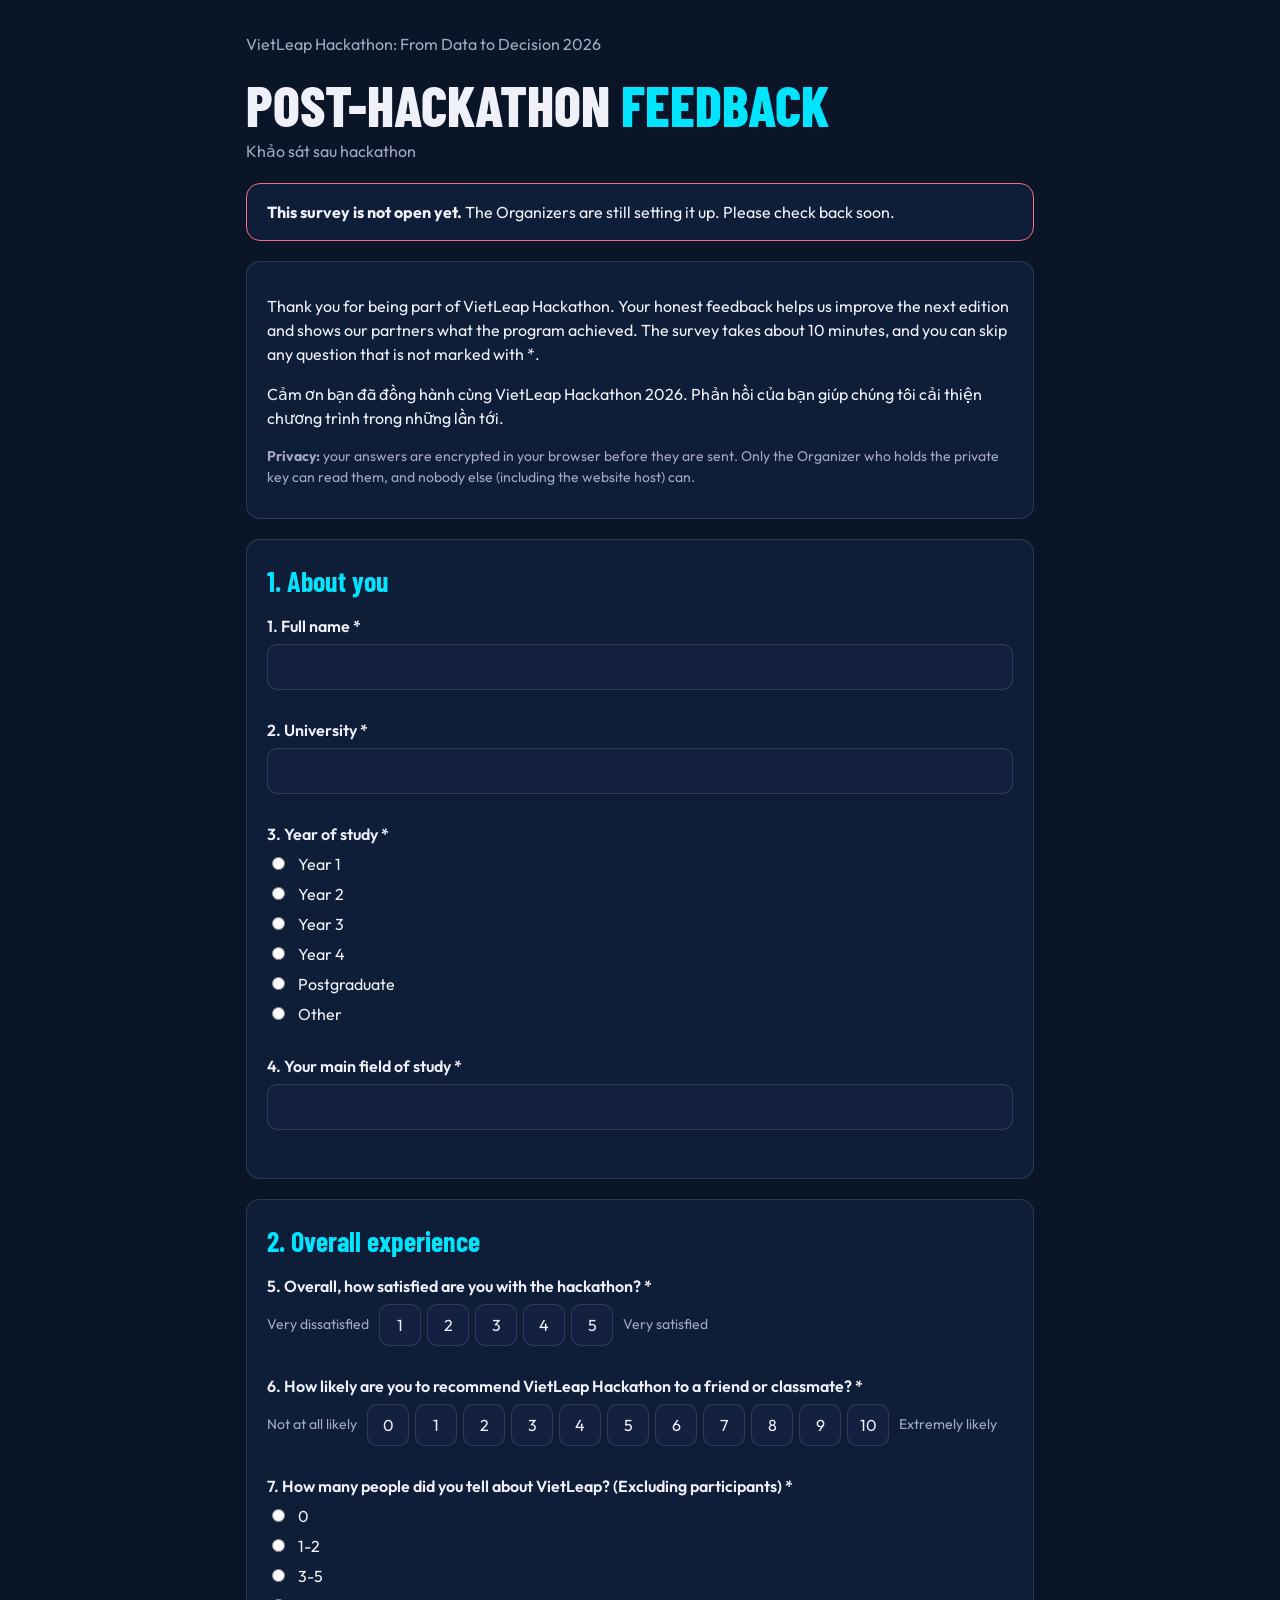
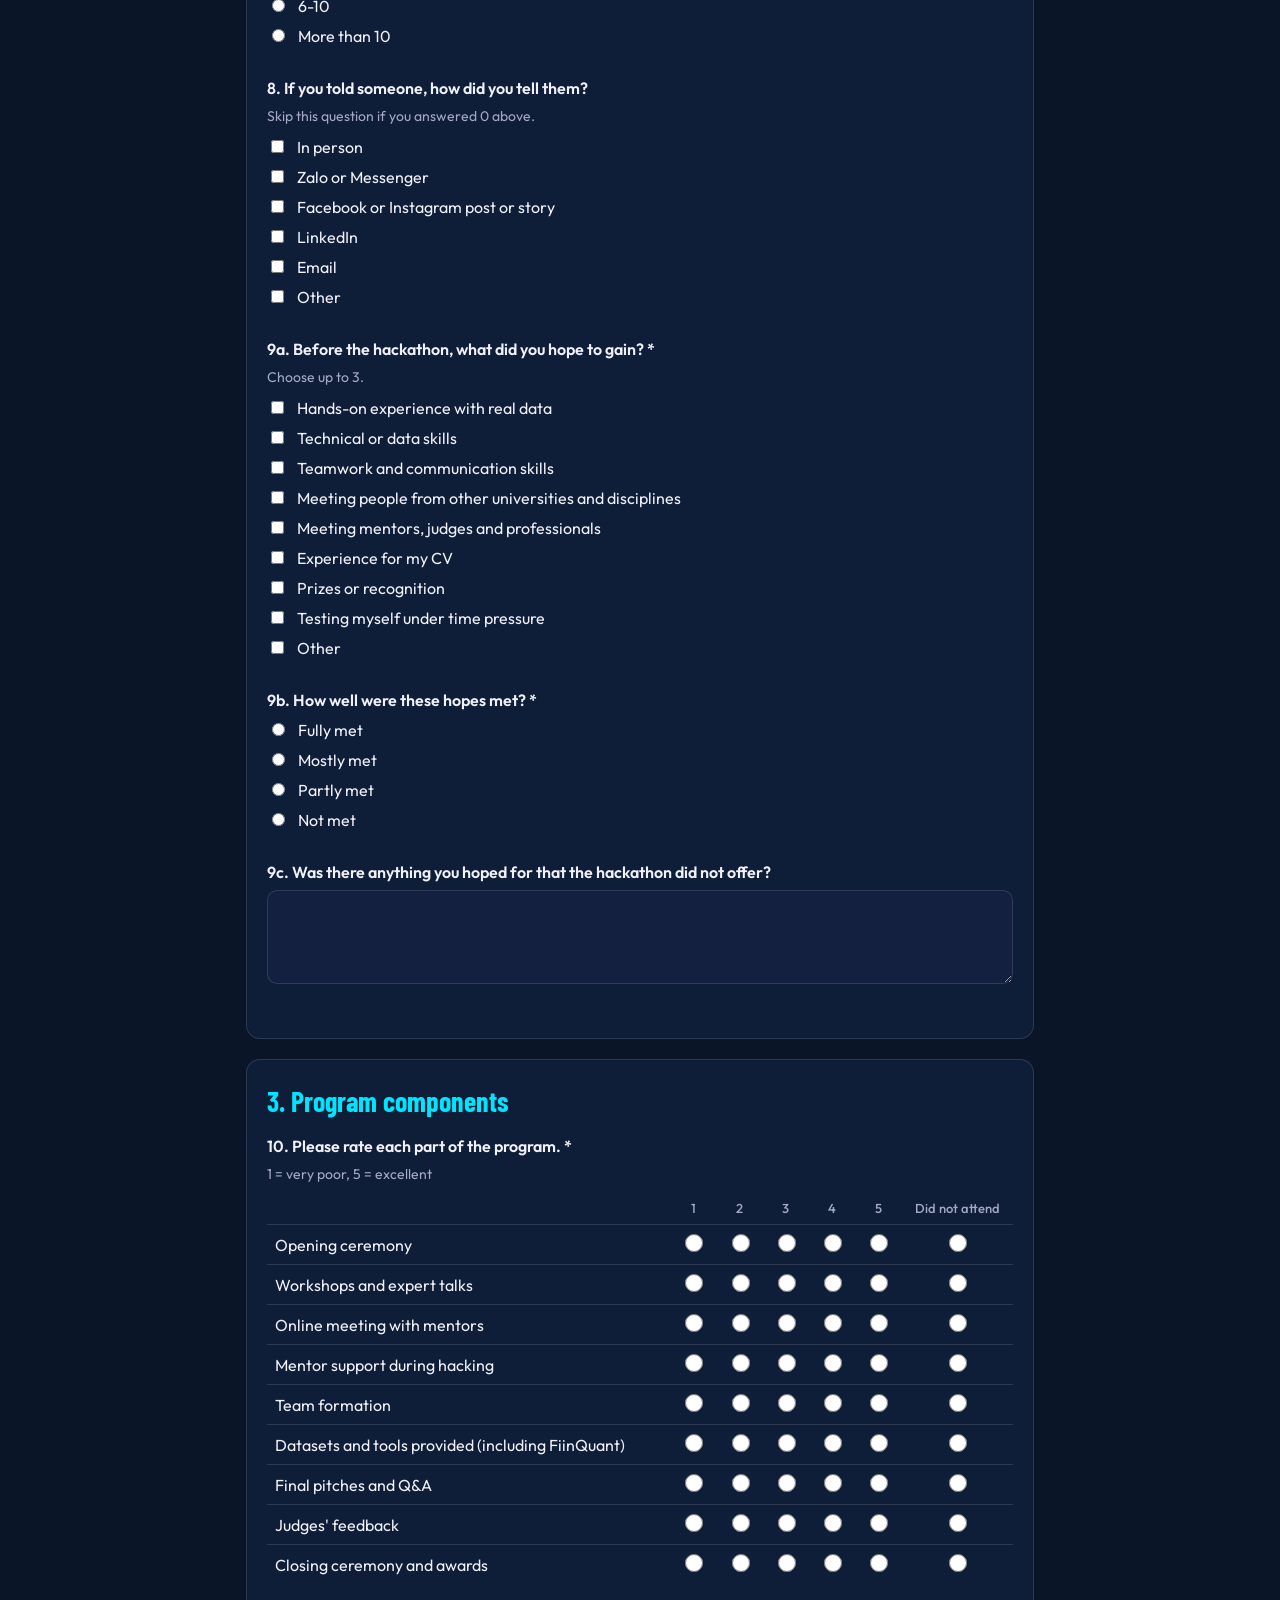
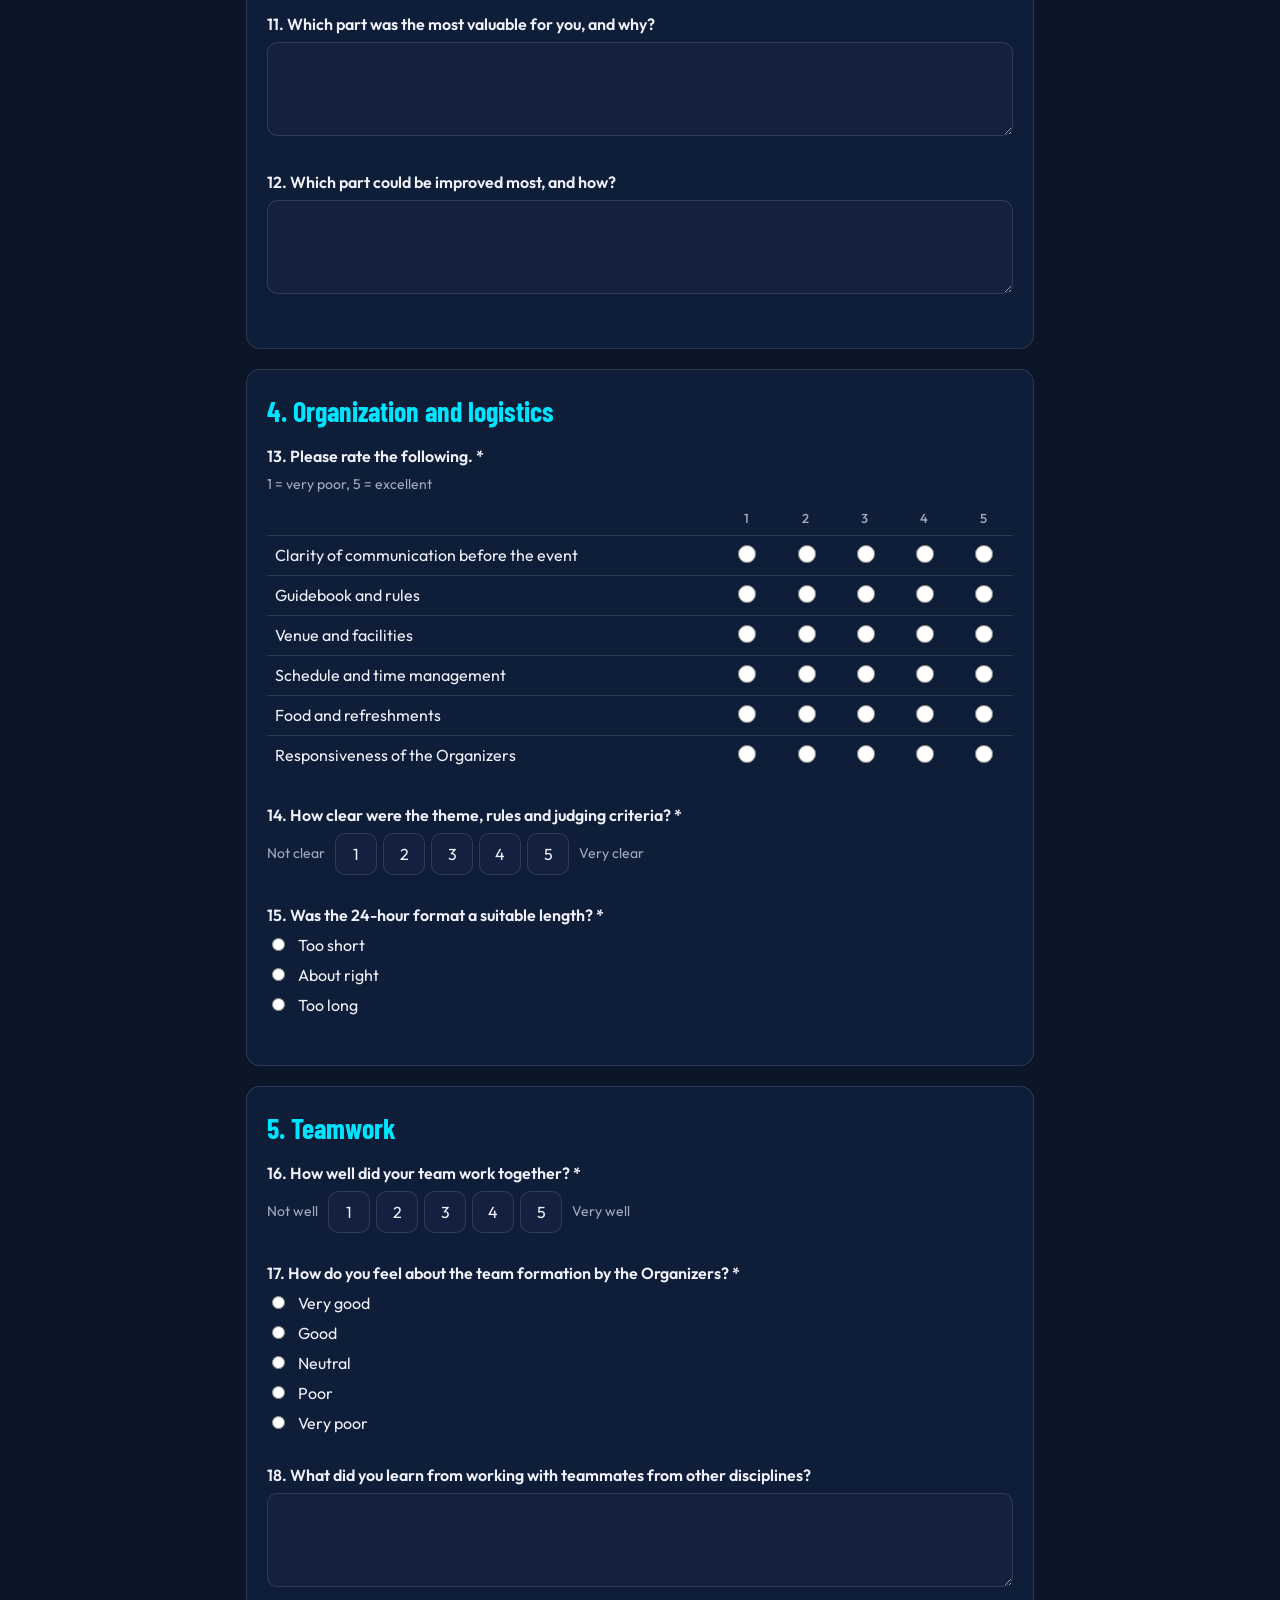
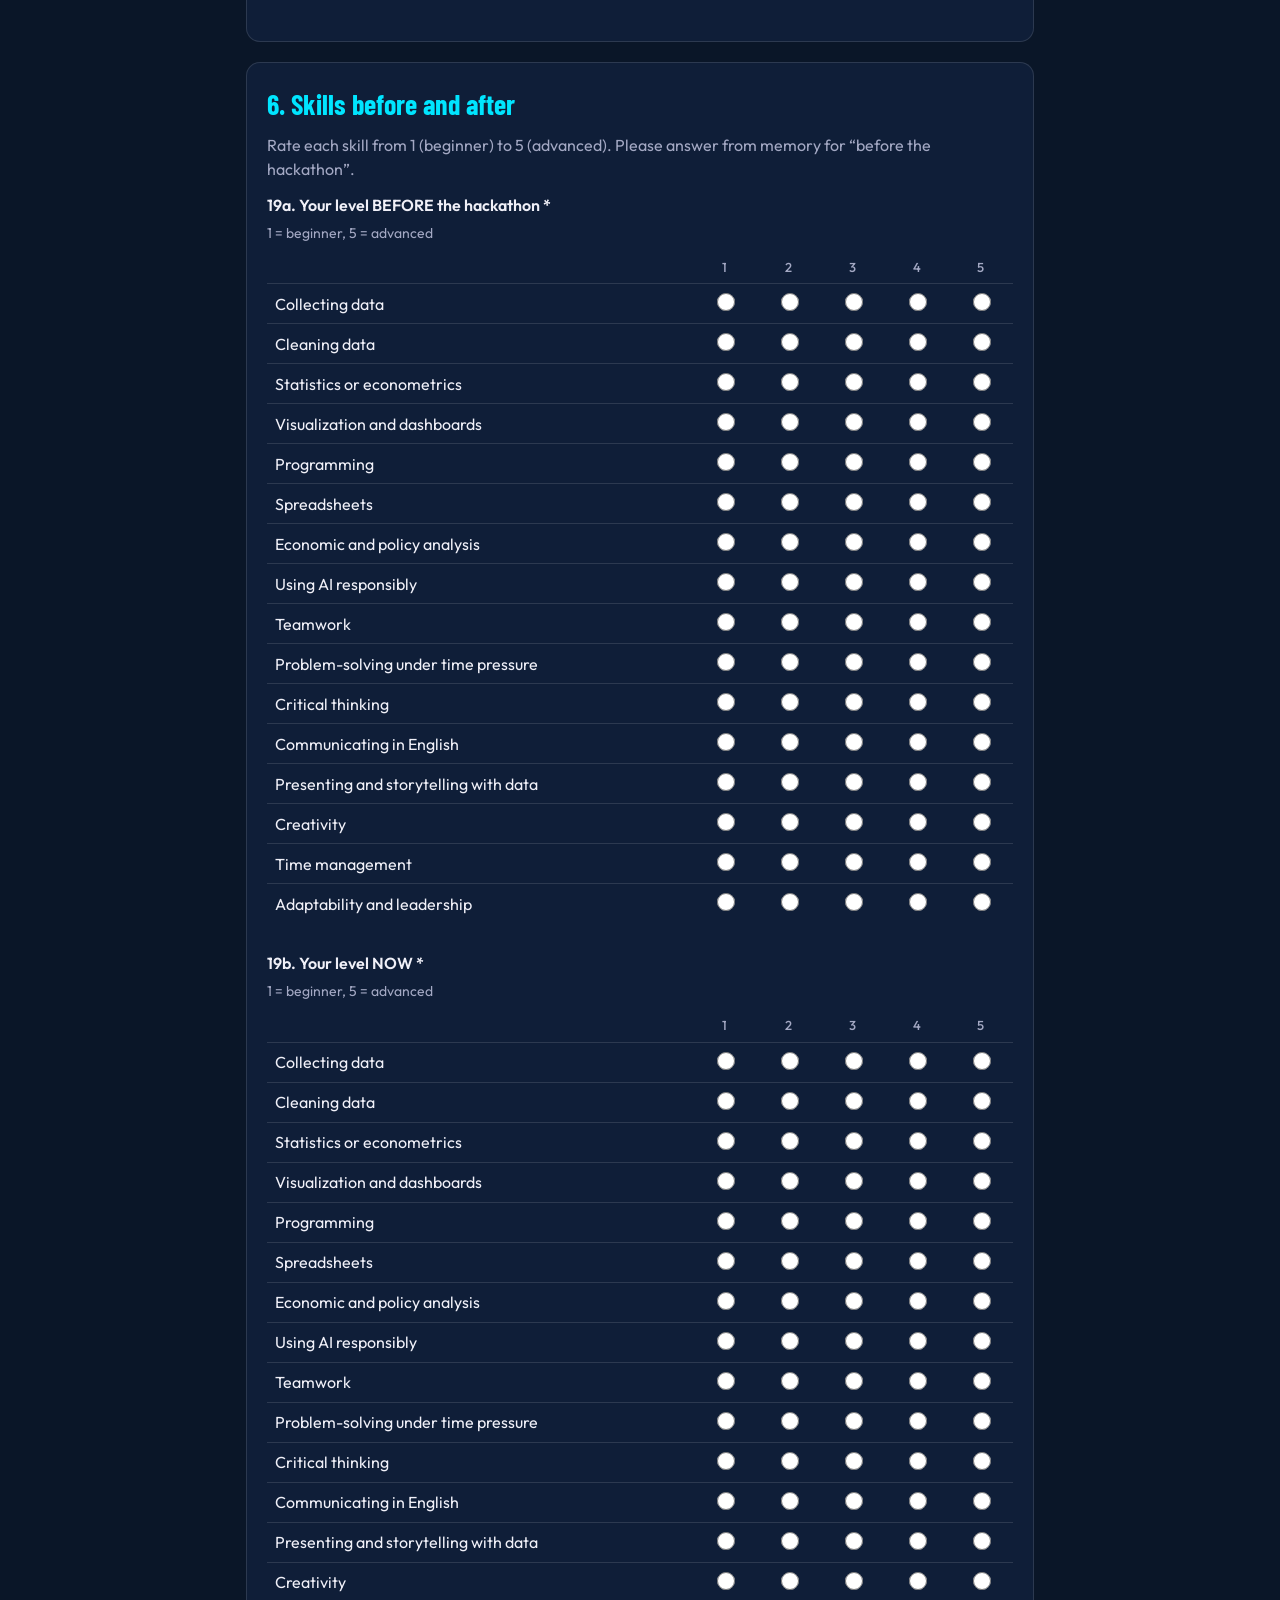
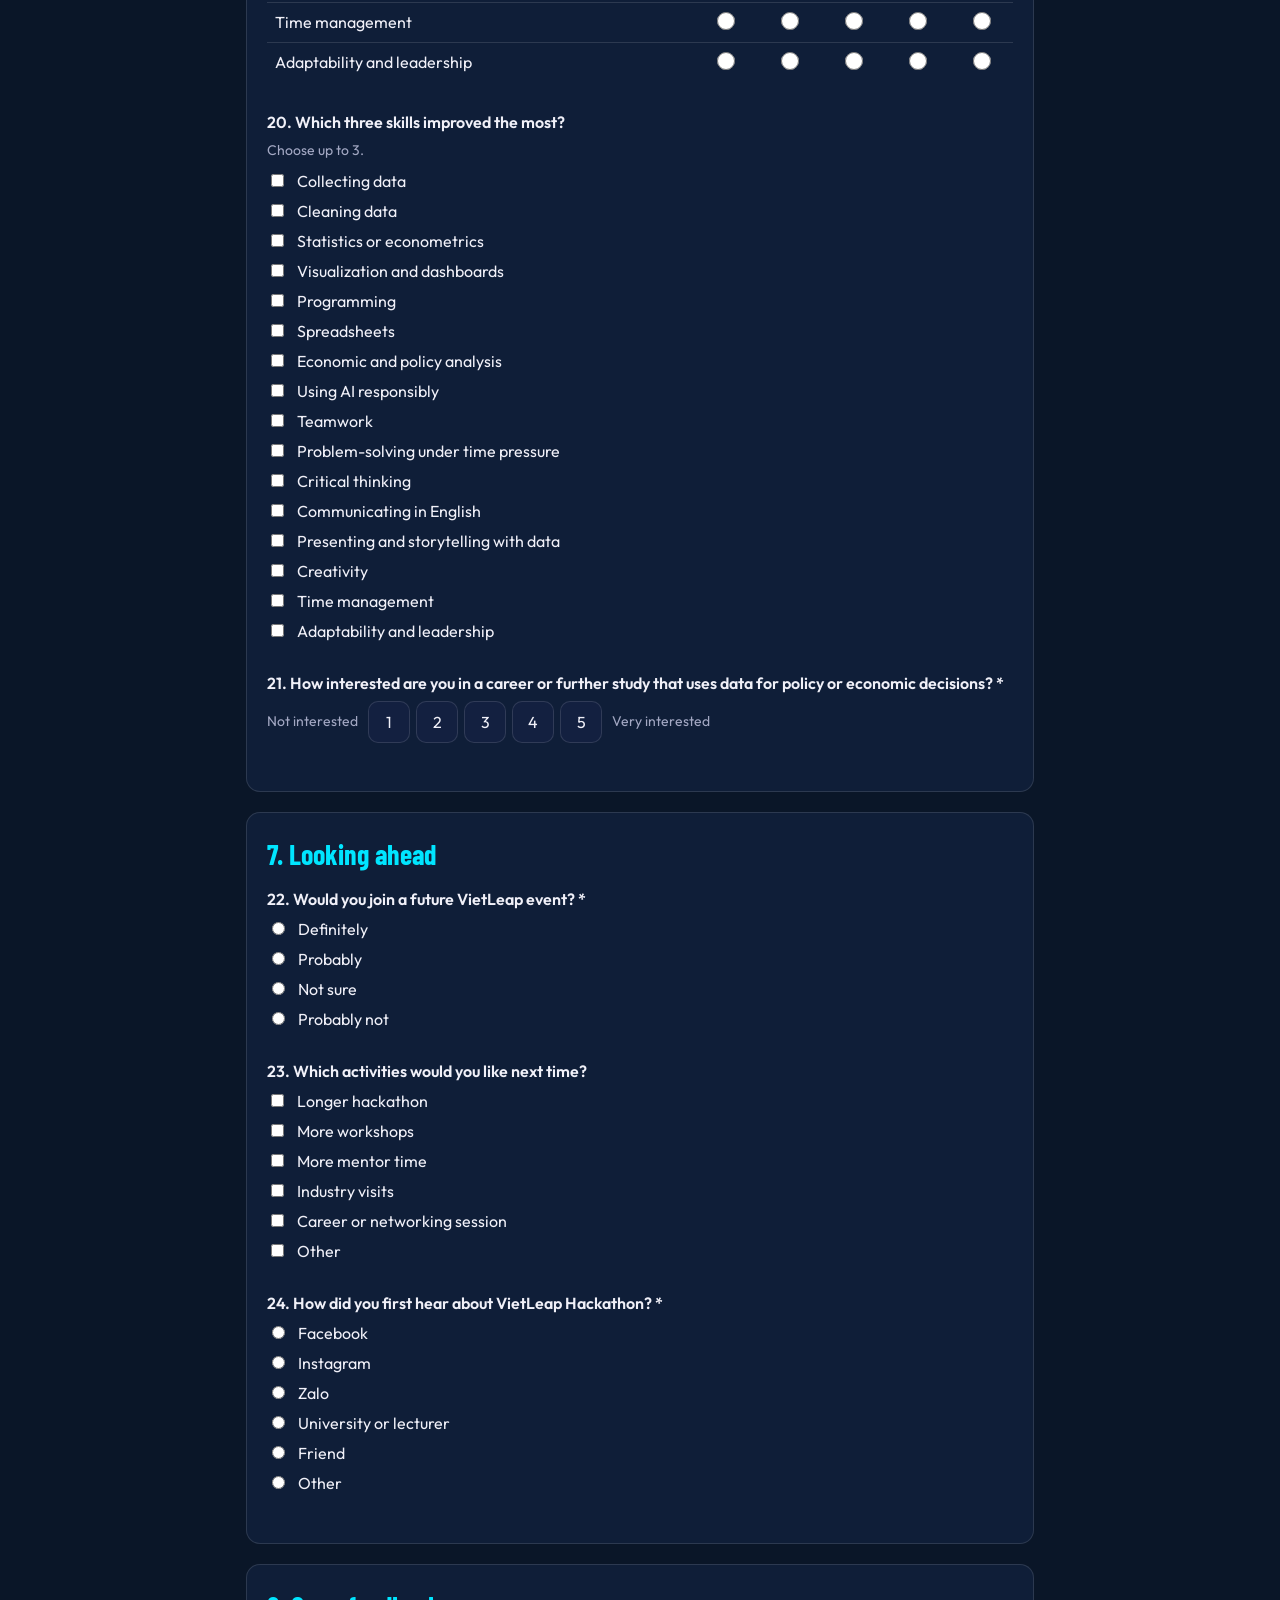
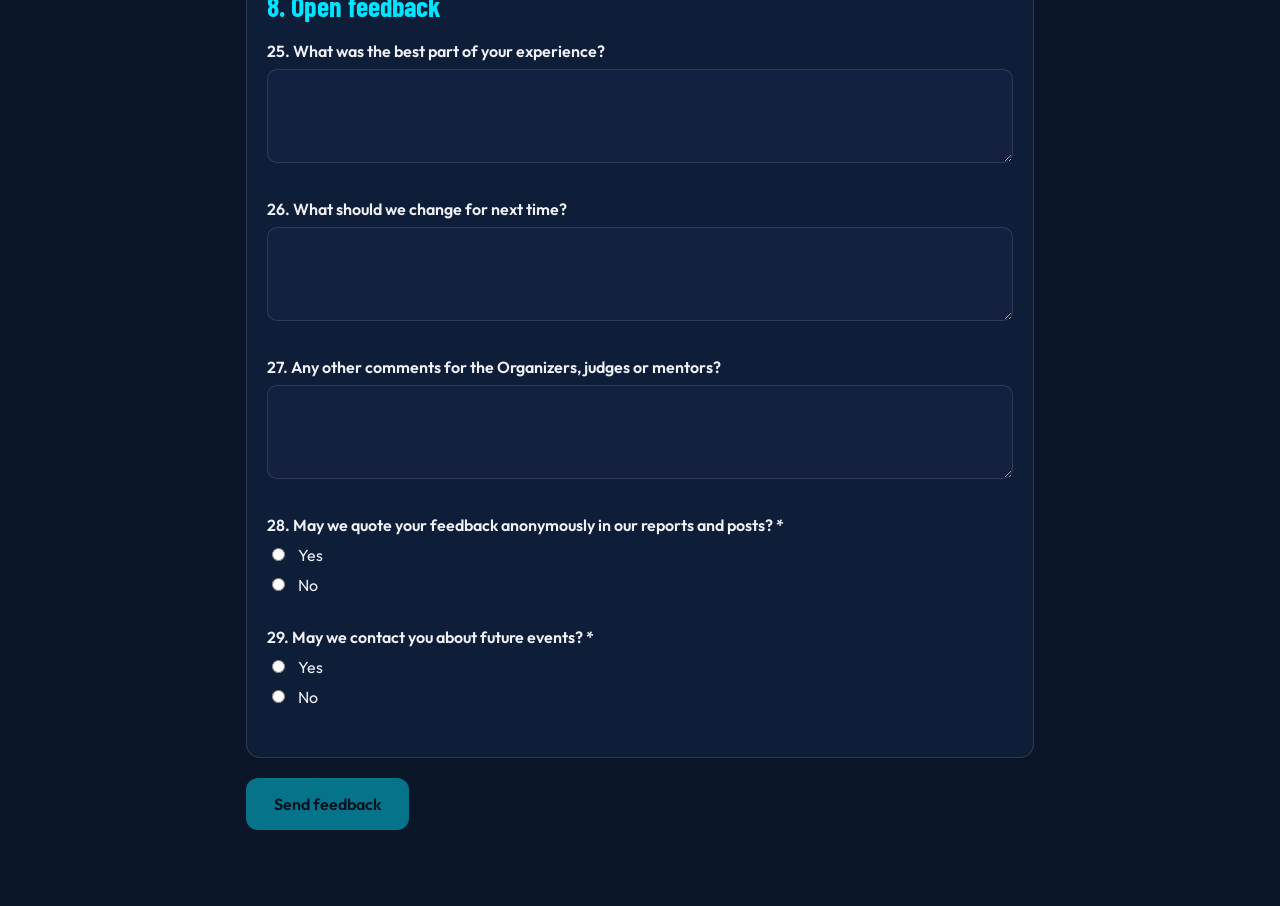
<file: public/feedback/index.html>
<!doctype html>
<html lang="en">
<head>
<meta charset="utf-8">
<meta name="viewport" content="width=device-width, initial-scale=1">
<meta name="robots" content="noindex, nofollow">
<title>VietLeap Hackathon 2026: Feedback Survey</title>
<link rel="preconnect" href="https://fonts.googleapis.com">
<link href="https://fonts.googleapis.com/css2?family=Barlow+Condensed:wght@600;700;800&family=Outfit:wght@300;400;500;600&display=swap" rel="stylesheet">
<style>
:root{--ground:#0a1628;--surface:#0f1e38;--panel:#132040;--line:rgba(255,255,255,.12);--text:#f0f0f8;--muted:#a3a8c3;--neon:#00e5ff;--electric:#5b4fff;--hot:#ff6b8b}
*{box-sizing:border-box}
body{margin:0;background:var(--ground);color:var(--text);font-family:'Outfit',system-ui,sans-serif;line-height:1.5}
.wrap{max-width:820px;margin:0 auto;padding:32px 16px 64px}
header h1{font-family:'Barlow Condensed',sans-serif;font-weight:800;font-size:clamp(34px,7vw,56px);line-height:1.05;margin:8px 0 4px;text-transform:uppercase}
header h1 span{color:var(--neon)}
.sub{color:var(--muted);margin:0 0 20px}
.intro,.notice{background:var(--surface);border:1px solid var(--line);border-radius:14px;padding:16px 20px;margin:0 0 20px}
.notice{border-color:var(--hot)}
.sec{background:var(--surface);border:1px solid var(--line);border-radius:14px;padding:20px;margin:0 0 20px}
.sec h2{font-family:'Barlow Condensed',sans-serif;font-size:28px;margin:0 0 12px;color:var(--neon)}
.secdesc{color:var(--muted);margin:-4px 0 12px}
fieldset.q{border:0;margin:0 0 22px;padding:0;min-width:0}
fieldset.q.bad legend{color:var(--hot)}
legend{font-weight:600;padding:0;margin-bottom:6px}
.help{color:var(--muted);font-size:14px;margin:0 0 8px}
.err{color:var(--hot);font-size:14px;margin:6px 0 0;min-height:0}
input[type=text],textarea{width:100%;background:var(--panel);color:var(--text);border:1px solid var(--line);border-radius:10px;padding:10px 12px;font:inherit}
input[type=text]:focus,textarea:focus{outline:2px solid var(--neon);outline-offset:1px}
.opts{display:flex;flex-direction:column;gap:6px}
.opt{display:flex;gap:10px;align-items:flex-start;cursor:pointer}
.opt input{margin-top:5px;accent-color:var(--neon)}
.scale{display:flex;align-items:center;gap:10px;flex-wrap:wrap}
.scale .end{color:var(--muted);font-size:14px}
.nums{display:flex;gap:6px;flex-wrap:wrap}
.num{display:block;position:relative}
.num input{position:absolute;opacity:0;inset:0;cursor:pointer}
.num span{display:inline-block;min-width:42px;text-align:center;padding:8px 10px;border:1px solid var(--line);border-radius:10px;background:var(--panel)}
.num input:checked+span{background:var(--neon);color:#001018;border-color:var(--neon);font-weight:600}
.num input:focus-visible+span{outline:2px solid #fff}
.gridwrap{overflow-x:auto}
table.grid{border-collapse:collapse;min-width:100%}
.grid th{font-weight:500;color:var(--muted);font-size:13px;padding:6px 8px;text-align:center;white-space:nowrap}
.grid td{padding:6px 8px;text-align:center;border-top:1px solid var(--line)}
.grid td.rowlab{text-align:left;min-width:200px}
.grid input{accent-color:var(--neon);width:18px;height:18px}
button{font:inherit;font-weight:600;background:var(--neon);color:#001018;border:0;border-radius:12px;padding:14px 28px;cursor:pointer}
button:disabled{opacity:.45;cursor:not-allowed}
.status{margin:12px 0 0}.status.bad{color:var(--hot)}
.hp{position:absolute;left:-9999px;height:0;overflow:hidden}
.privacy{font-size:14px;color:var(--muted)}
[hidden]{display:none!important}
</style>
</head>
<body>
<div class="wrap">
<header>
  <p class="sub">VietLeap Hackathon: From Data to Decision 2026</p>
  <h1>Post-hackathon <span>feedback</span></h1>
  <p class="sub">Khảo sát sau hackathon</p>
</header>

<div id="notopen" class="notice" hidden><strong>This survey is not open yet.</strong> The Organizers are still setting it up. Please check back soon.</div>
<div id="already" class="notice" hidden>You have already sent feedback from this device. Thank you! You are welcome to send another response only if you made a mistake.</div>

<div class="intro">
  <p>Thank you for being part of VietLeap Hackathon. Your honest feedback helps us improve the next edition and shows our partners what the program achieved. The survey takes about 10 minutes, and you can skip any question that is not marked with *.</p>
  <p>Cảm ơn bạn đã đồng hành cùng VietLeap Hackathon 2026. Phản hồi của bạn giúp chúng tôi cải thiện chương trình trong những lần tới.</p>
  <p class="privacy"><strong>Privacy:</strong> your answers are encrypted in your browser before they are sent. Only the Organizer who holds the private key can read them, and nobody else (including the website host) can.</p>
</div>

<div id="thanks" class="intro" hidden>
  <h2 style="margin-top:0">Thank you! / Cảm ơn bạn!</h2>
  <p>Your feedback has been sent. We hope to see you again at the next VietLeap Hackathon!</p>
</div>

<form id="survey" novalidate>
  <div id="questions"></div>
  <div class="hp" aria-hidden="true"><label>Leave this empty <input type="text" name="website" tabindex="-1" autocomplete="off"></label></div>
  <button id="submit" type="submit">Send feedback</button>
  <p id="status" class="status" role="status"></p>
</form>
</div>
<script src="config.js"></script>
<script src="survey.js"></script>
</body>
</html>
</file>
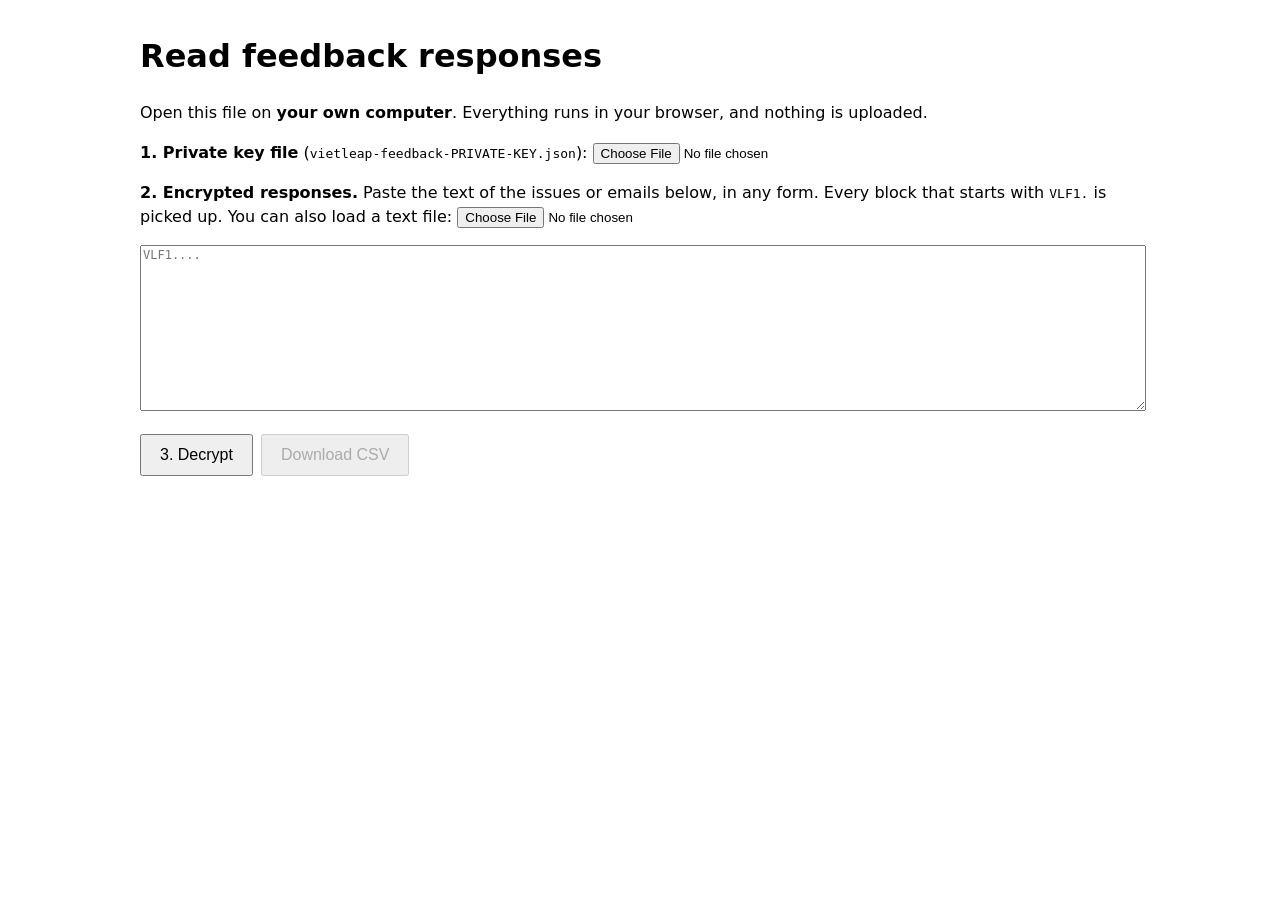
<file: tools/feedback/decrypt.html>
<!doctype html>
<html lang="en"><head><meta charset="utf-8"><title>VietLeap feedback: read responses</title>
<meta name="viewport" content="width=device-width,initial-scale=1">
<style>body{font-family:system-ui,sans-serif;max-width:1000px;margin:32px auto;padding:0 16px;line-height:1.5}textarea{width:100%;height:160px;font-family:monospace;font-size:12px}button{padding:10px 18px;font-size:16px;cursor:pointer;margin-right:8px}table{border-collapse:collapse;font-size:13px}td,th{border:1px solid #ccc;padding:4px 8px;vertical-align:top;max-width:280px}.wrap{overflow:auto;max-height:60vh}</style></head>
<body>
<h1>Read feedback responses</h1>
<p>Open this file on <strong>your own computer</strong>. Everything runs in your browser, and nothing is uploaded.</p>
<p><strong>1. Private key file</strong> (<code>vietleap-feedback-PRIVATE-KEY.json</code>): <input type="file" id="key" accept=".json"></p>
<p><strong>2. Encrypted responses.</strong> Paste the text of the issues or emails below, in any form. Every block that starts with <code>VLF1.</code> is picked up. You can also load a text file: <input type="file" id="txt"></p>
<textarea id="blobs" placeholder="VLF1...."></textarea>
<p><button id="run">3. Decrypt</button><button id="csv" disabled>Download CSV</button> <span id="msg"></span></p>
<div class="wrap"><table id="tbl"></table></div>
<script>
var rows=[], cols=[];
function unb64(s){var b=atob(s),u=new Uint8Array(b.length);for(var i=0;i<b.length;i++)u[i]=b.charCodeAt(i);return u;}
document.getElementById("txt").onchange=function(e){var r=new FileReader();r.onload=function(){document.getElementById("blobs").value=r.result;};r.readAsText(e.target.files[0]);};
function flatten(a){var o={};Object.keys(a).forEach(function(k){var v=a[k];
  if(Array.isArray(v))o[k]=v.join("; ");
  else if(v&&typeof v==="object"){Object.keys(v).forEach(function(r){o[k+" | "+r]=v[r];});}
  else o[k]=v;});return o;}
document.getElementById("run").onclick=async function(){
  var msg=document.getElementById("msg");msg.textContent="";rows=[];cols=["Submitted at"];
  var kf=document.getElementById("key").files[0];
  if(!kf){msg.textContent="Please choose the private key file first.";return;}
  var jwk=JSON.parse(await kf.text());
  var priv=await crypto.subtle.importKey("jwk",jwk,{name:"RSA-OAEP",hash:"SHA-256"},false,["decrypt"]);
  var found=document.getElementById("blobs").value.match(/VLF1\.[A-Za-z0-9+\/=]+/g)||[];
  var seen={},bad=0;
  for(var i=0;i<found.length;i++){
    if(seen[found[i]])continue;seen[found[i]]=1;
    try{
      var p=JSON.parse(atob(found[i].slice(5)));
      var raw=await crypto.subtle.decrypt({name:"RSA-OAEP"},priv,unb64(p.k));
      var aes=await crypto.subtle.importKey("raw",raw,"AES-GCM",false,["decrypt"]);
      var pt=await crypto.subtle.decrypt({name:"AES-GCM",iv:unb64(p.iv)},aes,unb64(p.c));
      var d=JSON.parse(new TextDecoder().decode(pt));
      var f=flatten(d.answers);f["Submitted at"]=d.submittedAt;
      Object.keys(f).forEach(function(k){if(cols.indexOf(k)<0)cols.push(k);});
      rows.push(f);
    }catch(e){bad++;}
  }
  var t=document.getElementById("tbl");t.innerHTML="";
  var h=t.insertRow();cols.forEach(function(c){var th=document.createElement("th");th.textContent=c;h.appendChild(th);});
  rows.forEach(function(r){var tr=t.insertRow();cols.forEach(function(c){tr.insertCell().textContent=r[c]==null?"":r[c];});});
  msg.textContent=rows.length+" response(s) decrypted"+(bad?", "+bad+" could not be decrypted (wrong key or damaged text)":"")+".";
  document.getElementById("csv").disabled=!rows.length;
};
document.getElementById("csv").onclick=function(){
  function q(s){s=String(s==null?"":s);return '"'+s.replace(/"/g,'""')+'"';}
  var out=[cols.map(q).join(",")];
  rows.forEach(function(r){out.push(cols.map(function(c){return q(r[c]);}).join(","));});
  var a=document.createElement("a");a.href=URL.createObjectURL(new Blob(["﻿"+out.join("\n")],{type:"text/csv"}));
  a.download="vietleap-feedback.csv";a.click();
};
</script></body></html>
</file>
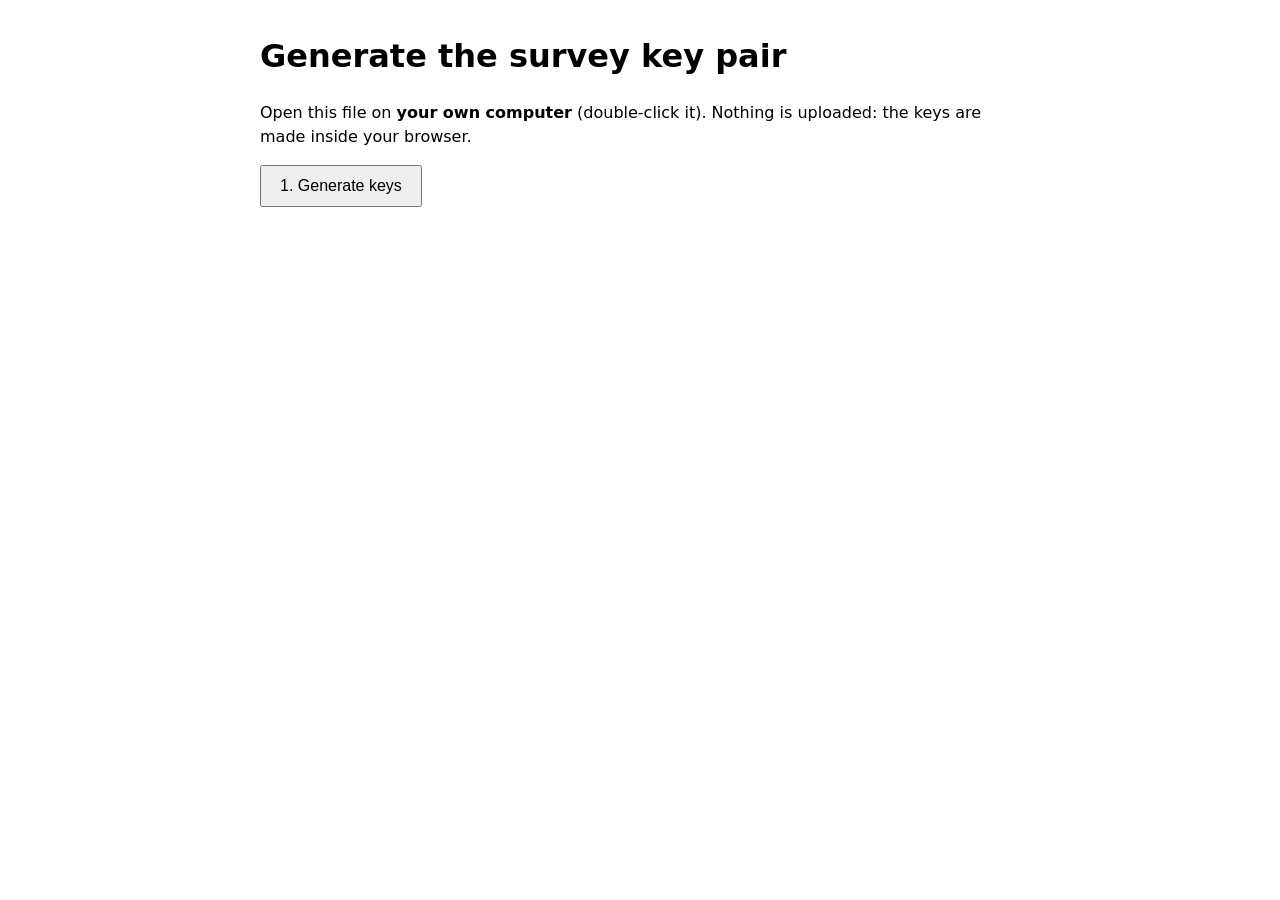
<file: tools/feedback/generate-keys.html>
<!doctype html>
<html lang="en"><head><meta charset="utf-8"><title>VietLeap feedback: generate keys</title>
<meta name="viewport" content="width=device-width,initial-scale=1">
<style>body{font-family:system-ui,sans-serif;max-width:760px;margin:32px auto;padding:0 16px;line-height:1.5}textarea{width:100%;height:180px;font-family:monospace;font-size:12px}button{padding:10px 18px;font-size:16px;cursor:pointer}.warn{background:#fff3cd;border:1px solid #e0c36a;padding:12px;border-radius:8px}</style></head>
<body>
<h1>Generate the survey key pair</h1>
<p>Open this file on <strong>your own computer</strong> (double-click it). Nothing is uploaded: the keys are made inside your browser.</p>
<p><button id="go">1. Generate keys</button></p>
<div id="out" hidden>
  <h2>Public key (safe to publish)</h2>
  <p>Paste this into <code>public/feedback/config.js</code> as the value of <code>PUBLIC_KEY</code>.</p>
  <textarea id="pub" readonly></textarea>
  <h2>Private key (secret)</h2>
  <div class="warn"><strong>Keep this file private.</strong> Anyone who has it can read every response. Do not put it in GitHub, email or chat. Store it in a password manager or on an encrypted drive. If you lose it, the responses cannot be recovered.</div>
  <p><button id="dl">2. Download private key file</button></p>
</div>
<script>
var priv;
document.getElementById("go").onclick=async function(){
  var kp=await crypto.subtle.generateKey({name:"RSA-OAEP",modulusLength:3072,publicExponent:new Uint8Array([1,0,1]),hash:"SHA-256"},true,["encrypt","decrypt"]);
  var pub=await crypto.subtle.exportKey("jwk",kp.publicKey);
  priv=await crypto.subtle.exportKey("jwk",kp.privateKey);
  document.getElementById("pub").value=JSON.stringify(pub);
  document.getElementById("out").hidden=false;
};
document.getElementById("dl").onclick=function(){
  var a=document.createElement("a");
  a.href=URL.createObjectURL(new Blob([JSON.stringify(priv)],{type:"application/json"}));
  a.download="vietleap-feedback-PRIVATE-KEY.json";a.click();
};
</script></body></html>
</file>
